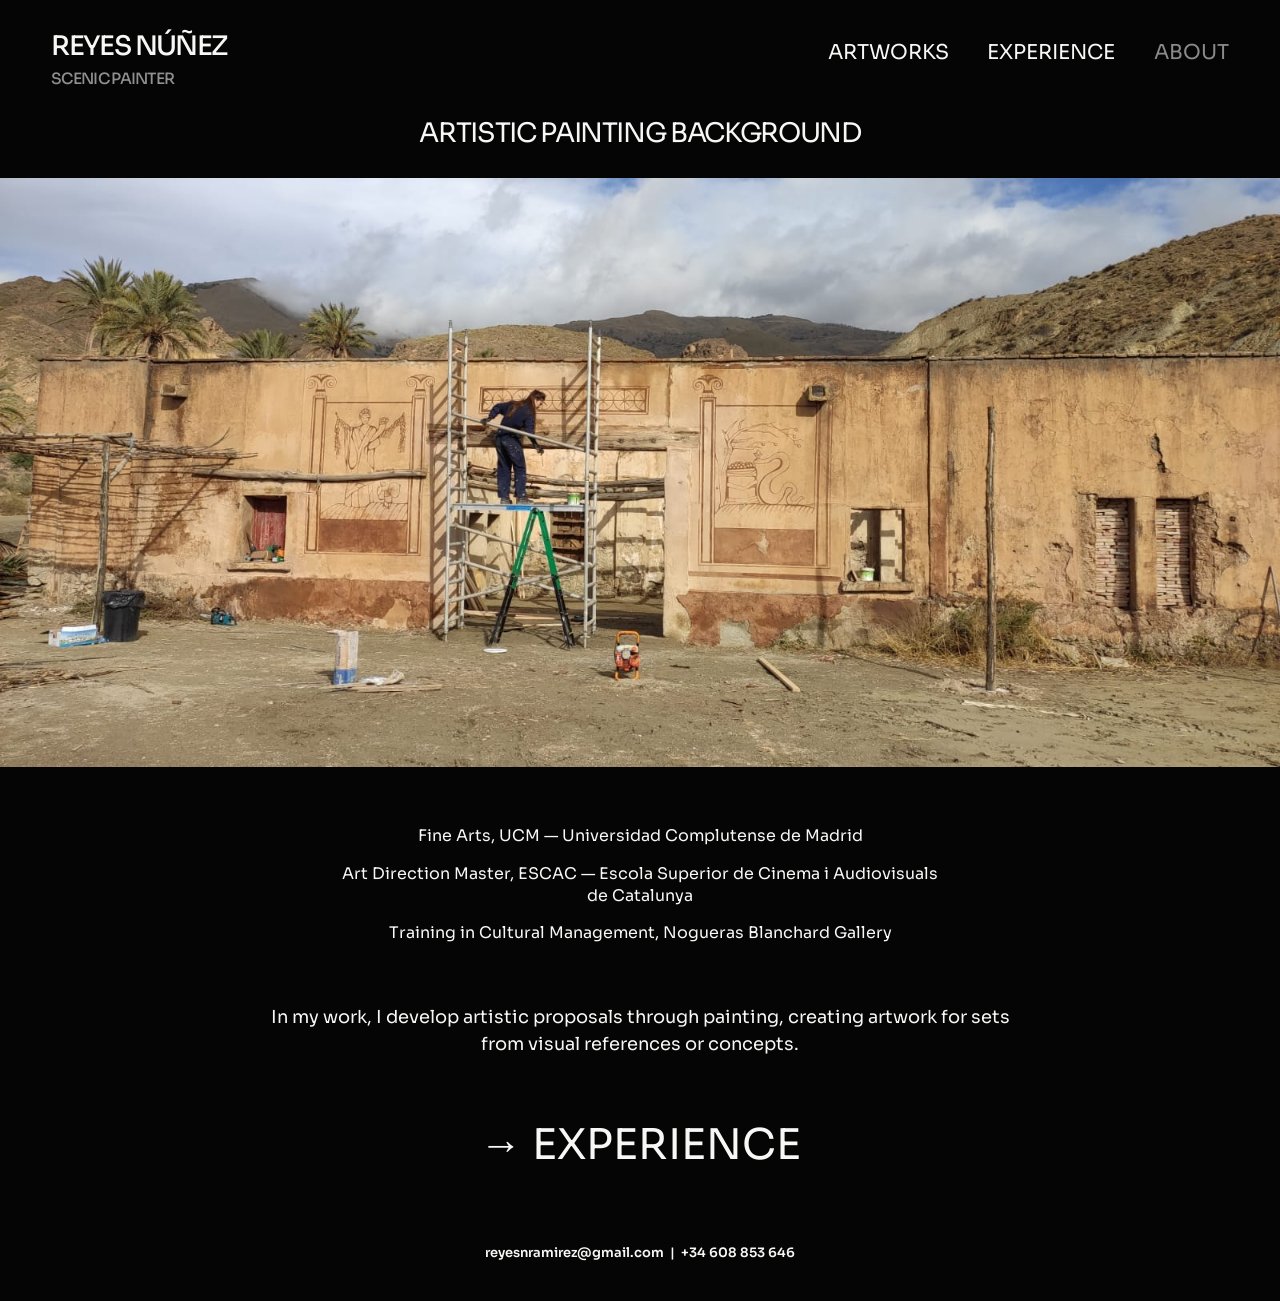
<file: about.html>
<!doctype html><html lang="en"><head><meta charset="utf-8"><meta name="viewport" content="width=device-width,initial-scale=1"><title>About — Reyes Núñez</title><link rel="stylesheet" href="styles.css?v=31"></head><body><header class="site-header"><a class="brand" href="index.html">REYES NÚÑEZ<small>SCENIC PAINTER</small></a><nav class="nav"><div class="artworks"><button class="artworks-trigger">ARTWORKS</button><div class="artworks-menu"><a href="construction.html">Construction</a><a href="fine-arts.html">Fine Arts</a><a href="scenic.html">Scenic</a></div></div><a href="experience.html">EXPERIENCE</a><a href="about.html" aria-current="page">ABOUT</a></nav></header><main class="page"><section class="about"><h1>ARTISTIC PAINTING BACKGROUND</h1><img src="about-img-20221215-wa0018-13f0886d.jpg" alt="Reyes Núñez at work on a scenic painting"><div class="education"><p>Fine Arts, UCM — Universidad Complutense de Madrid</p><p>Art Direction Master, ESCAC — Escola Superior de Cinema i Audiovisuals de Catalunya</p><p>Training in Cultural Management, Nogueras Blanchard Gallery</p></div><p class="bio">In my work, I develop artistic proposals through painting, creating artwork for sets from visual references or concepts.</p><a class="experience-link" href="experience.html">→ EXPERIENCE</a></section></main><footer class="footer"><p>reyesnramirez@gmail.com &nbsp;|&nbsp; +34 608 853 646</p></footer><script src="site.js?v=40"></script></body></html>
</file>
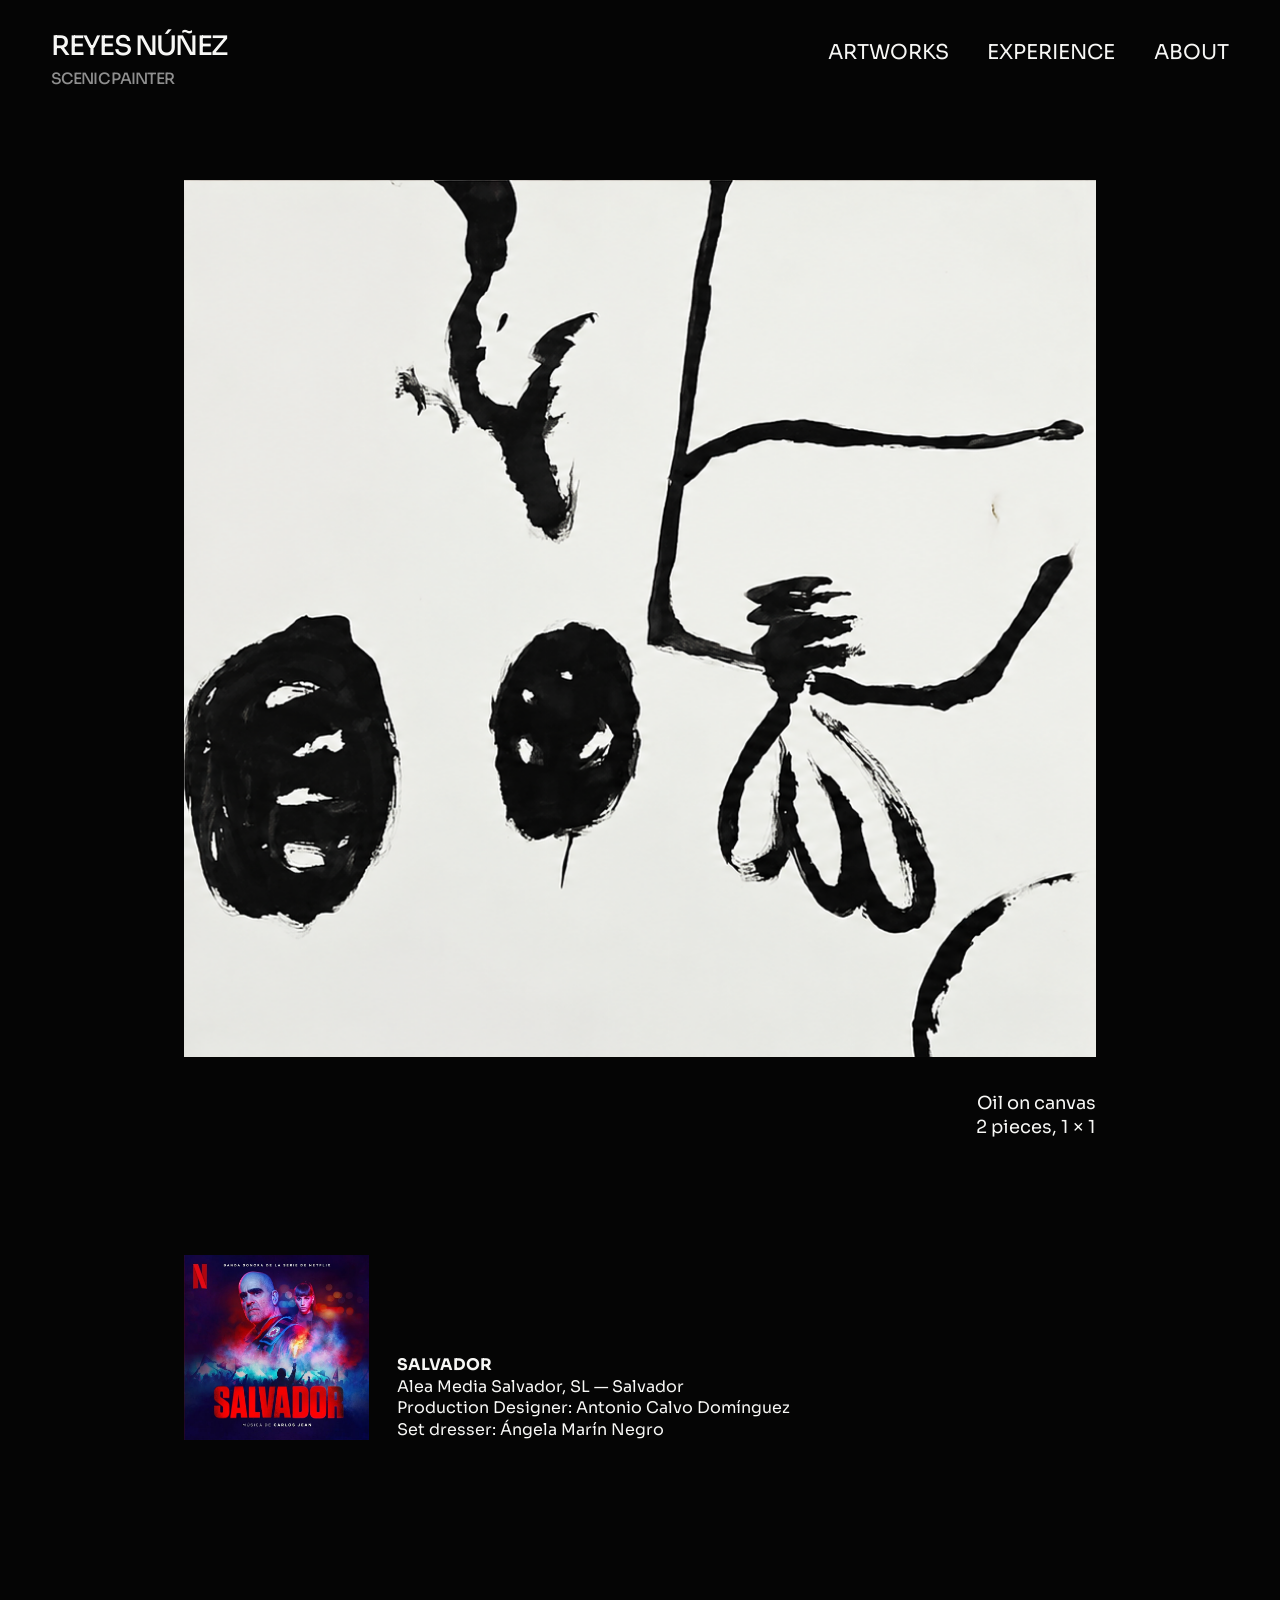
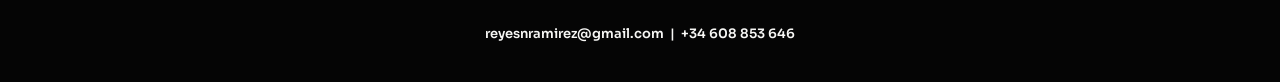
<file: artwork.html>
<!doctype html><html lang="en"><head><meta charset="utf-8"><meta name="viewport" content="width=device-width,initial-scale=1"><title>Artwork — Reyes Núñez</title><link rel="stylesheet" href="styles.css?v=31"></head><body><header class="site-header"><a class="brand" href="index.html">REYES NÚÑEZ<small>SCENIC PAINTER</small></a><nav class="nav"><div class="artworks"><button class="artworks-trigger" aria-current="page">ARTWORKS</button><div class="artworks-menu"><a href="construction.html">Construction</a><a href="fine-arts.html">Fine Arts</a><a href="scenic.html">Scenic</a></div></div><a href="experience.html">EXPERIENCE</a><a href="about.html">ABOUT</a></nav></header><main class="artwork-page" data-artwork-detail><div class="artwork-layout"><img class="artwork-image"><section class="artwork-info"></section></div><section class="artwork-context"><img src="context-nudes-poster-8865d8e9.jpg" alt="Nudes film poster"><p><strong>NUDES</strong><br>Production design context.<br><br><img src="context-nudes-still-fbff4bd6.jpg" alt="Artwork on set"></p></section></main><footer class="footer"><p>reyesnramirez@gmail.com &nbsp;|&nbsp; +34 608 853 646</p></footer><script src="site.js?v=45"></script></body></html>
</file>
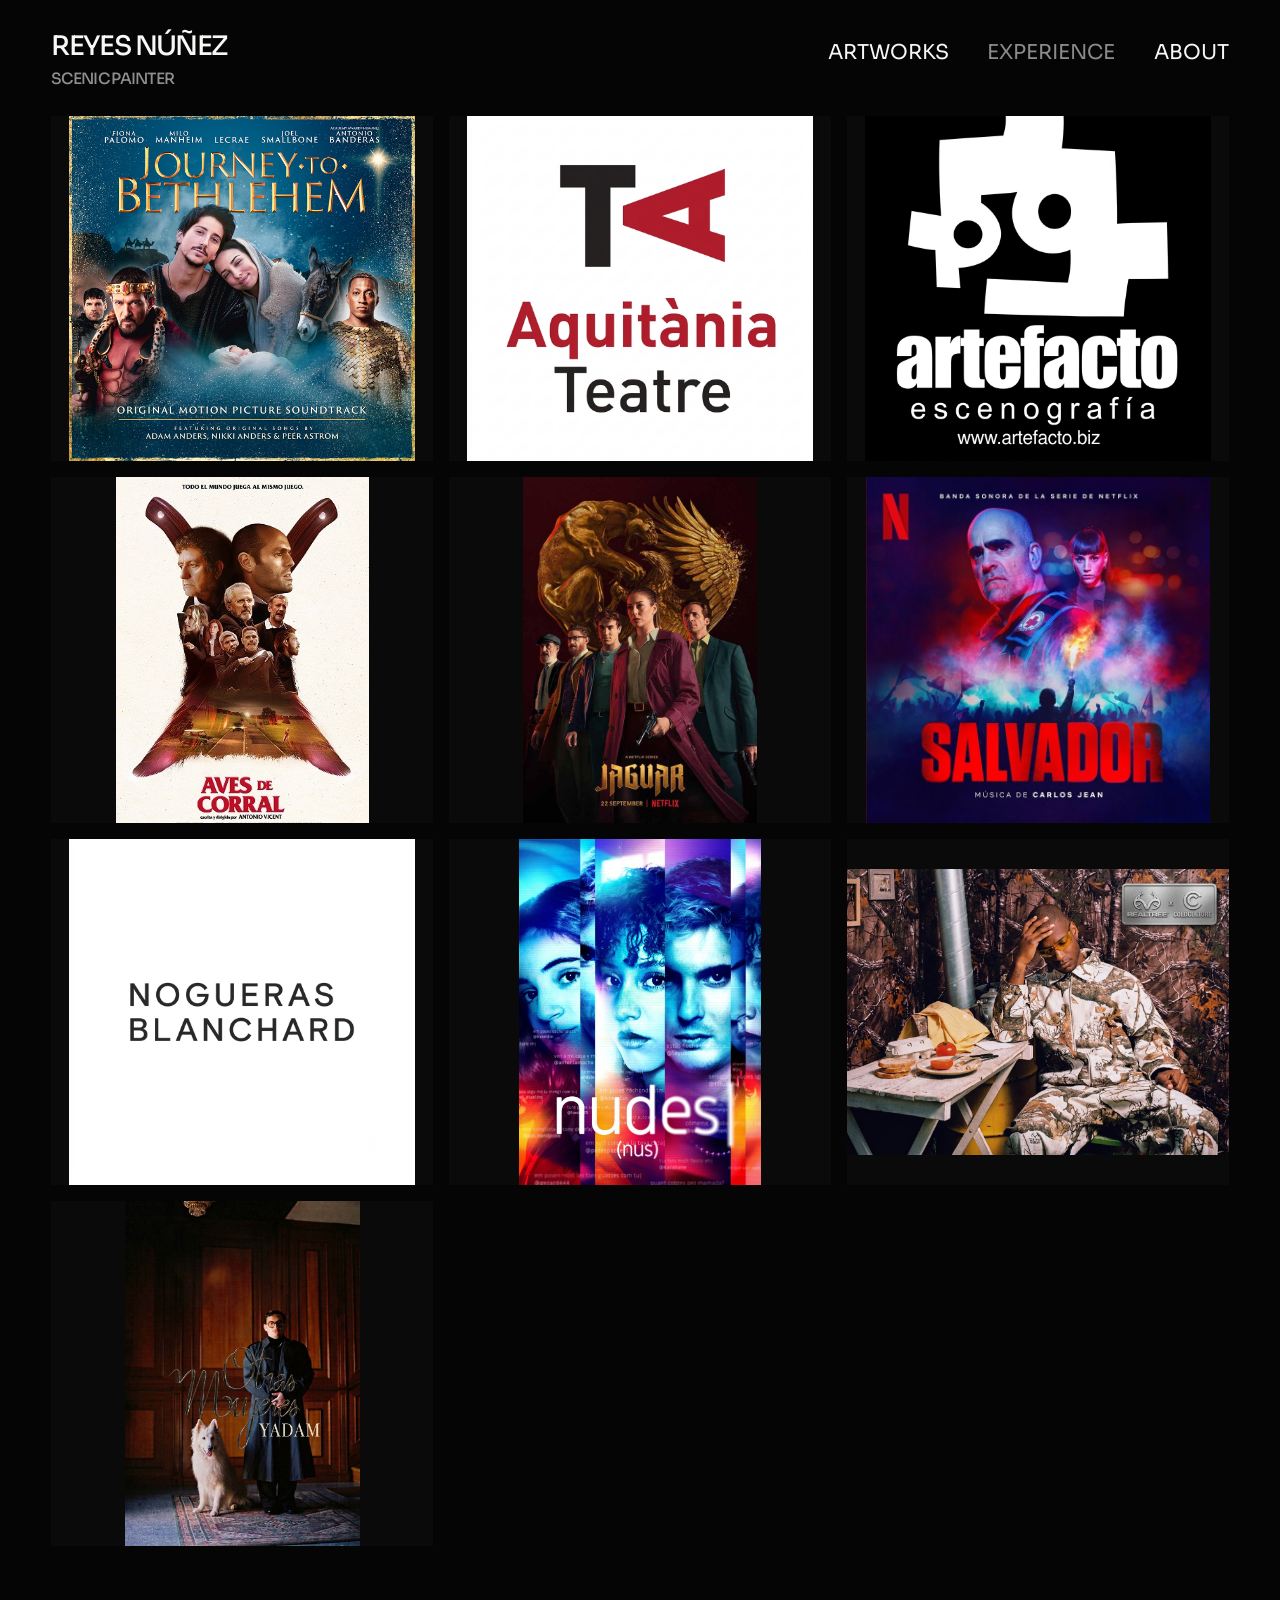
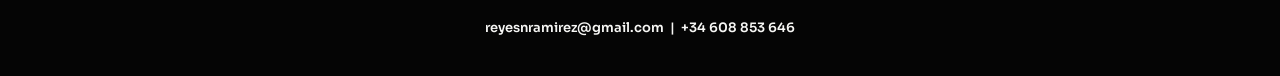
<file: experience.html>
<!doctype html><html lang="en"><head><meta charset="utf-8"><meta name="viewport" content="width=device-width,initial-scale=1"><title>Experience — Reyes Núñez</title><link rel="stylesheet" href="styles.css?v=31"></head><body><header class="site-header"><a class="brand" href="index.html">REYES NÚÑEZ<small>SCENIC PAINTER</small></a><nav class="nav"><div class="artworks"><button class="artworks-trigger">ARTWORKS</button><div class="artworks-menu"><a href="construction.html">Construction</a><a href="fine-arts.html">Fine Arts</a><a href="scenic.html">Scenic</a></div></div><a href="experience.html" aria-current="page">EXPERIENCE</a><a href="about.html">ABOUT</a></nav></header><main class="page"><section class="gallery gallery--experience" data-gallery="experience"></section></main><footer class="footer"><p>reyesnramirez@gmail.com &nbsp;|&nbsp; +34 608 853 646</p></footer><div class="lightbox"><img></div><script src="site.js?v=40"></script></body></html>
</file>
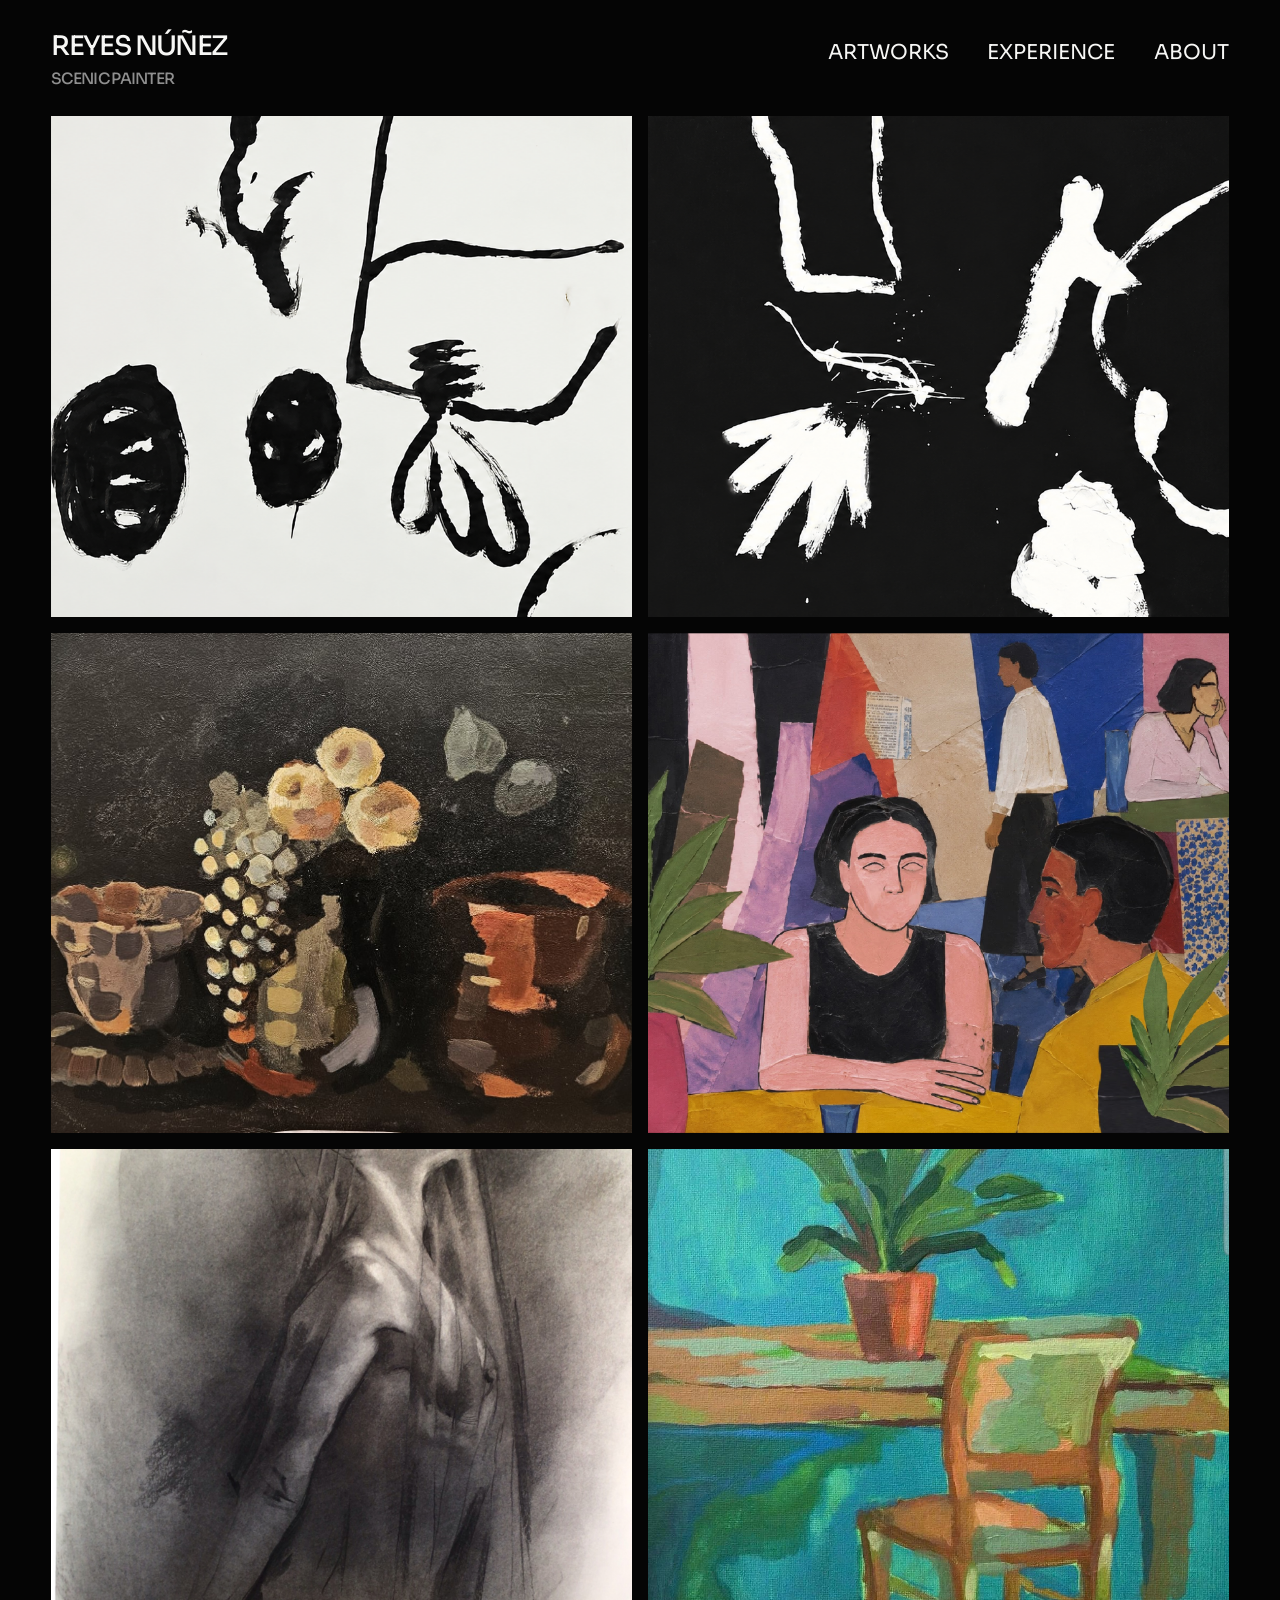
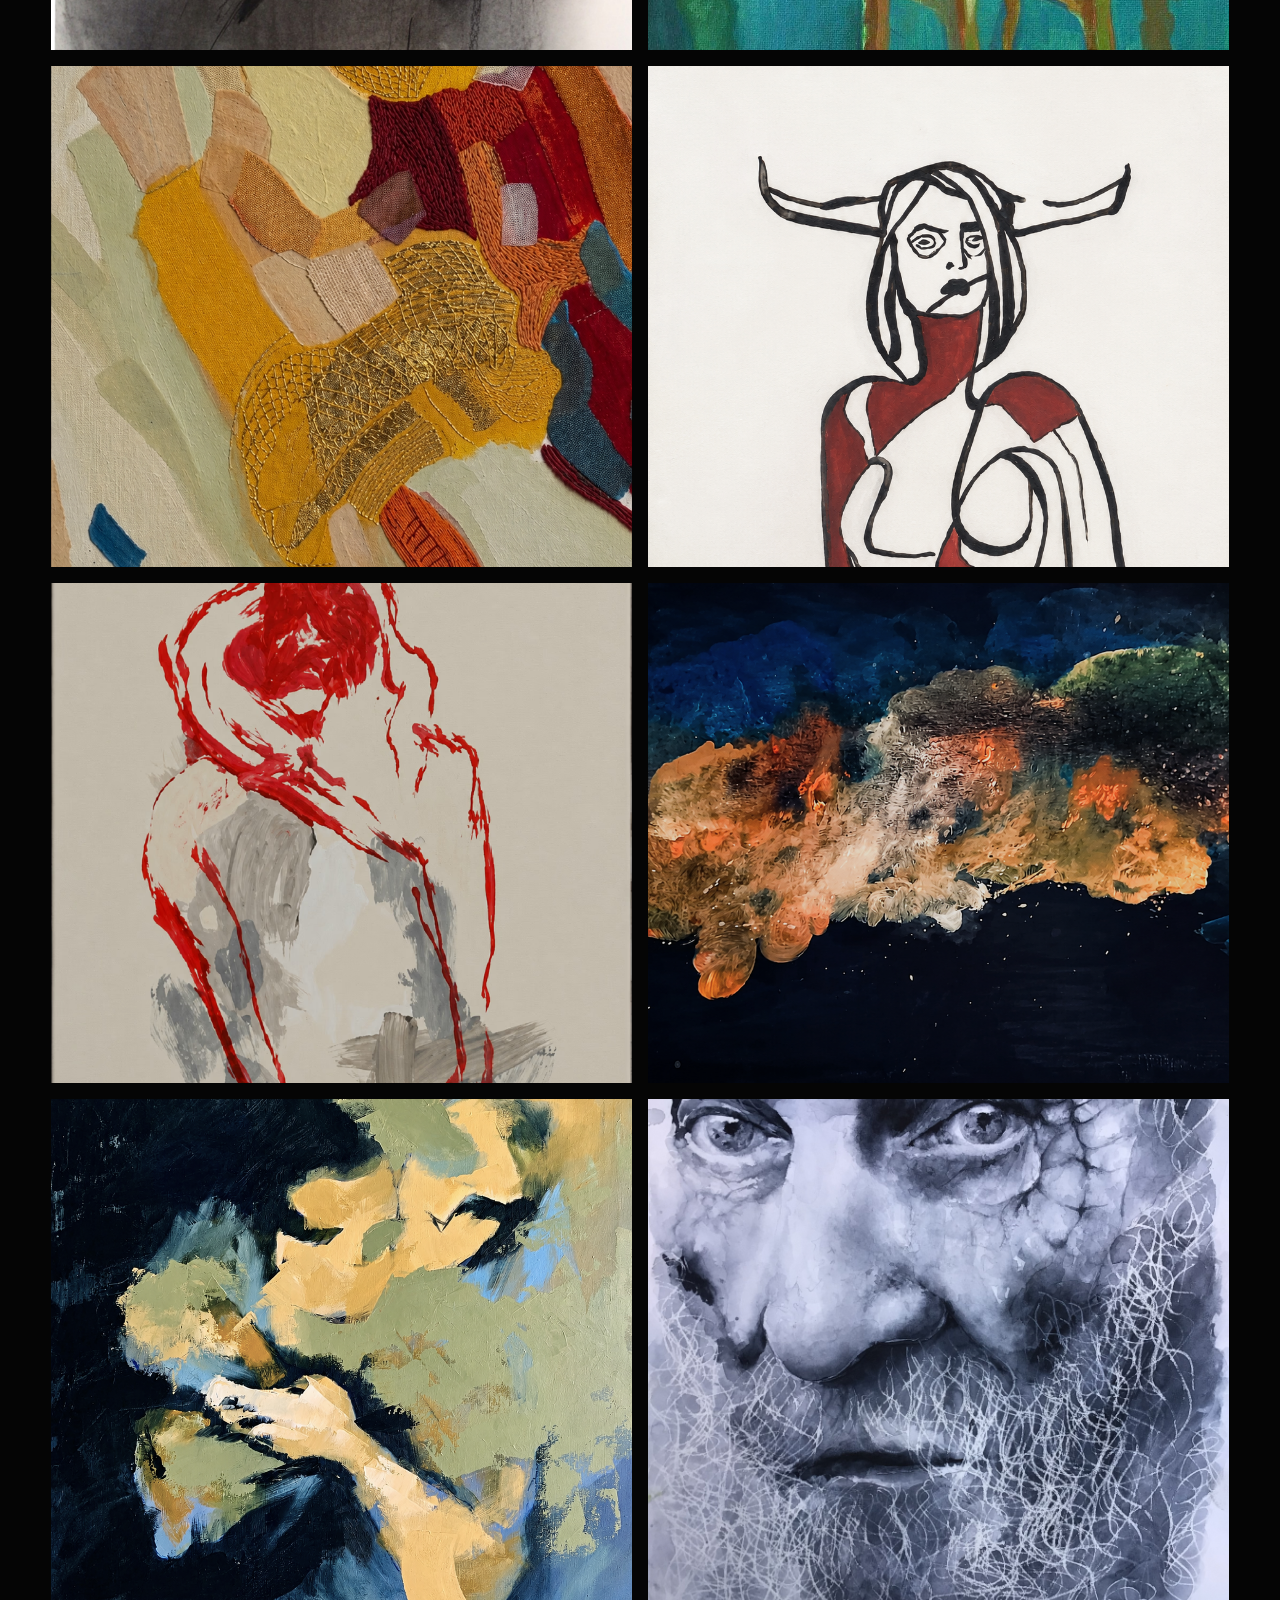
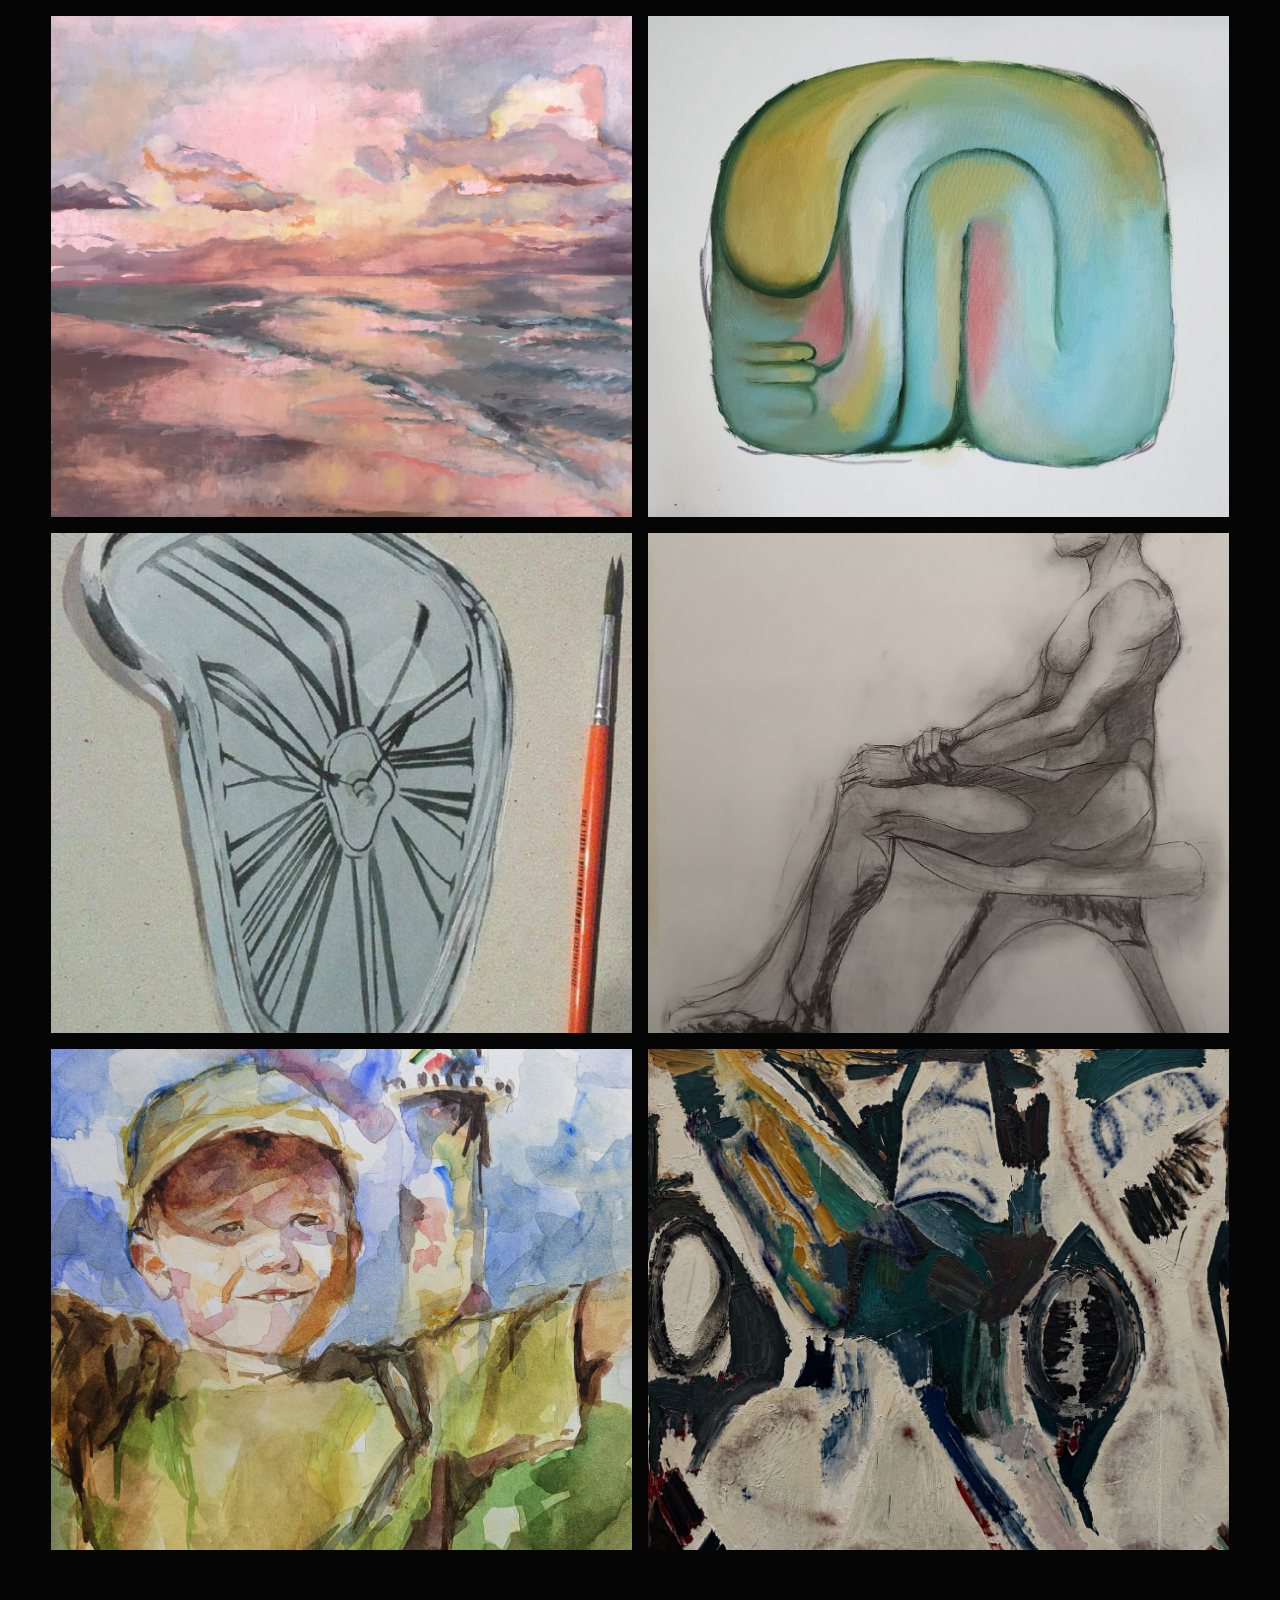
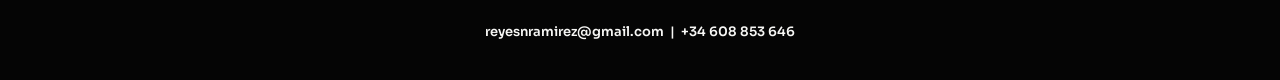
<file: fine-arts.html>
<!doctype html><html lang="en"><head><meta charset="utf-8"><meta name="viewport" content="width=device-width,initial-scale=1"><title>Fine Arts — Reyes Núñez</title><link rel="stylesheet" href="styles.css?v=56"></head><body><header class="site-header"><a class="brand" href="index.html">REYES NÚÑEZ<small>SCENIC PAINTER</small></a><nav class="nav"><div class="artworks"><button class="artworks-trigger" aria-current="page">ARTWORKS</button><div class="artworks-menu"><a href="construction.html">Construction</a><a href="fine-arts.html">Fine Arts</a><a href="scenic.html">Scenic</a></div></div><a href="experience.html">EXPERIENCE</a><a href="about.html">ABOUT</a></nav></header><main class="page"><section class="gallery gallery--fine" data-gallery="fine-arts"></section></main><footer class="footer"><p>reyesnramirez@gmail.com &nbsp;|&nbsp; +34 608 853 646</p></footer><div class="lightbox"><img></div><script src="site.js?v=45"></script></body></html>
</file>
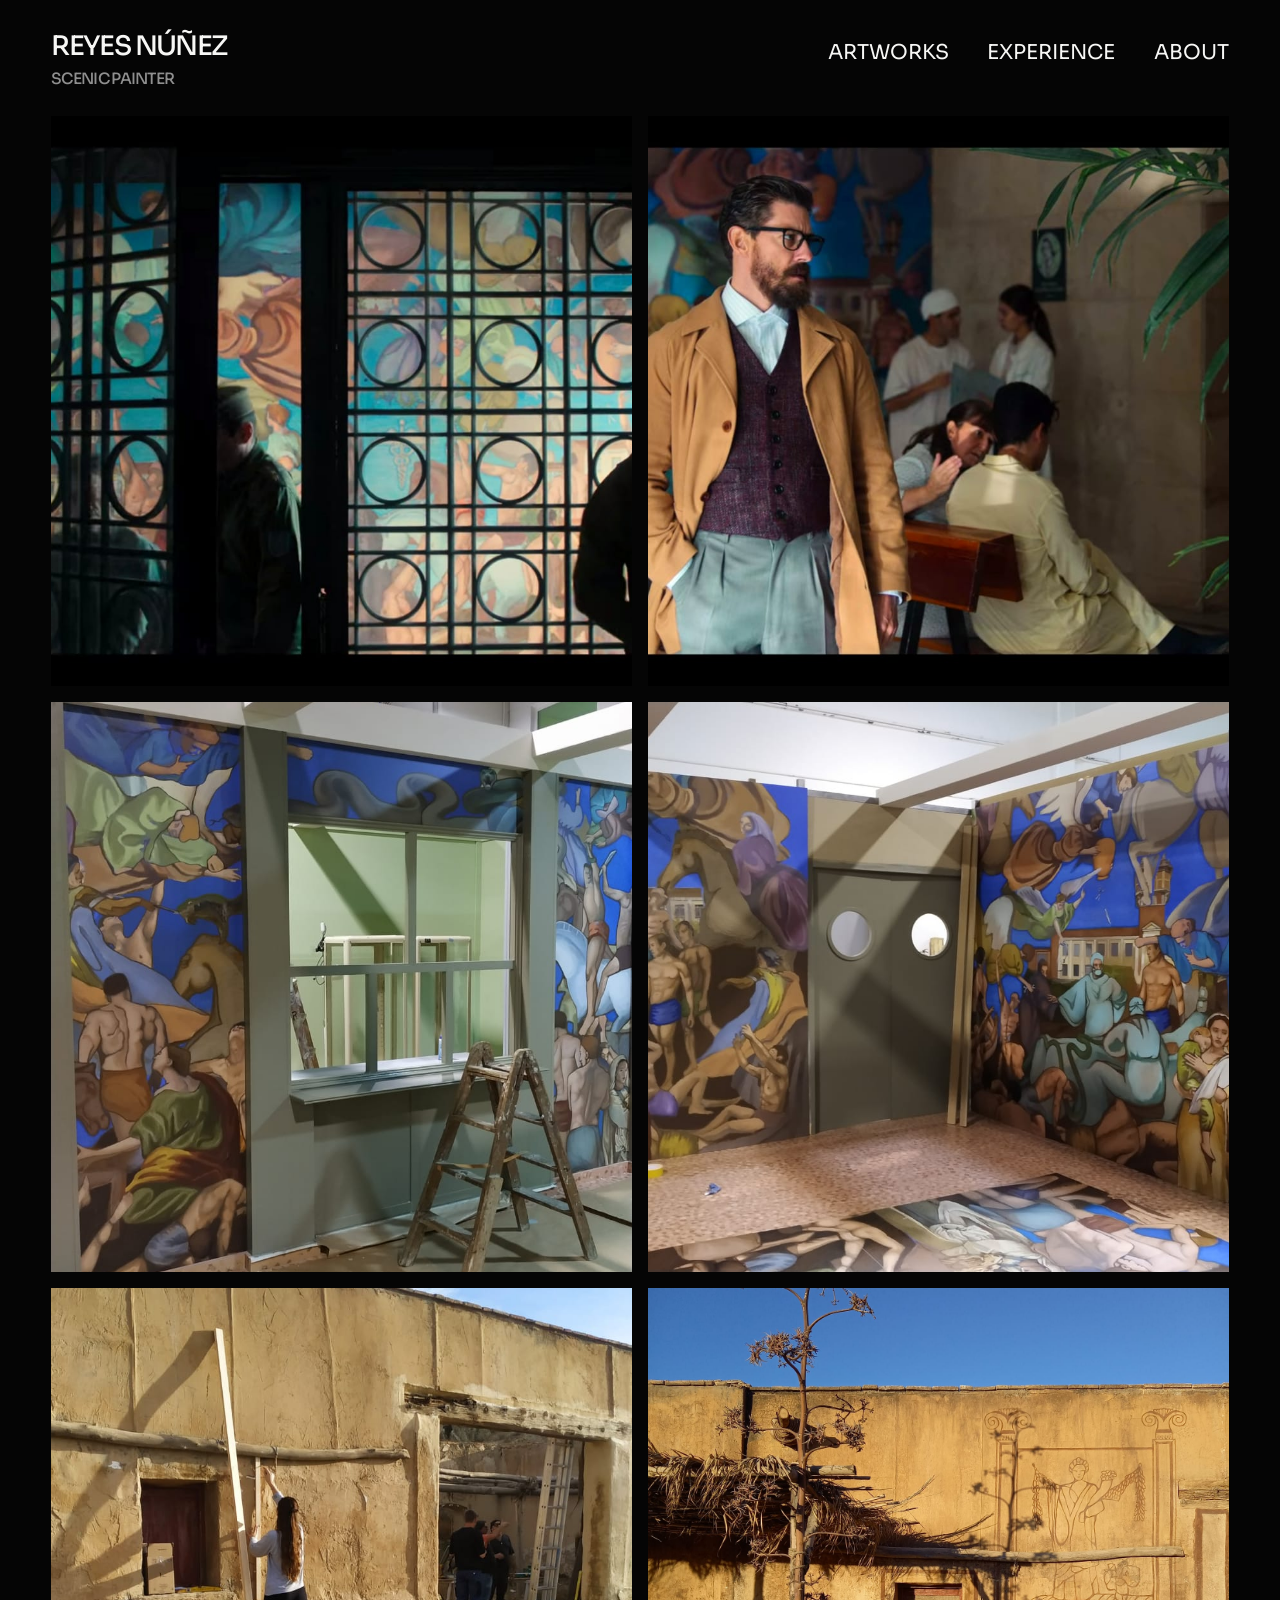
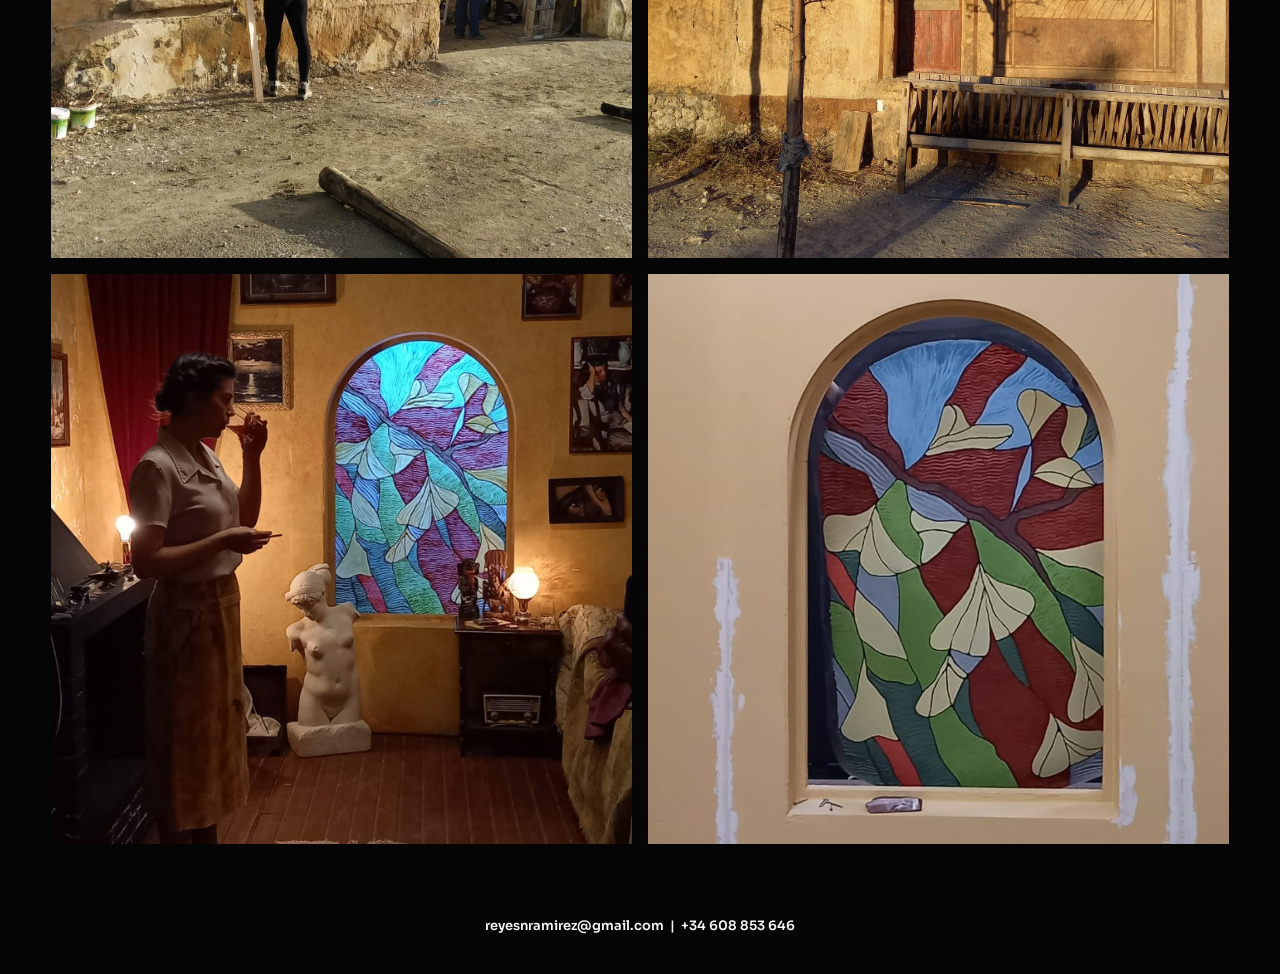
<file: murals.html>
<!doctype html><html lang="en"><head><meta charset="utf-8"><meta name="viewport" content="width=device-width,initial-scale=1"><title>Murals — Reyes Núñez</title><link rel="stylesheet" href="styles.css?v=31"></head><body><header class="site-header"><a class="brand" href="index.html">REYES NÚÑEZ<small>SCENIC PAINTER</small></a><nav class="nav"><div class="artworks"><button class="artworks-trigger" aria-current="page">ARTWORKS</button><div class="artworks-menu"><a href="construction.html">Construction</a><a href="fine-arts.html">Fine Arts</a><a href="scenic.html">Scenic</a></div></div><a href="experience.html">EXPERIENCE</a><a href="about.html">ABOUT</a></nav></header><main class="page"><section class="gallery gallery--work" data-gallery="murals"></section></main><footer class="footer"><p>reyesnramirez@gmail.com &nbsp;|&nbsp; +34 608 853 646</p></footer><div class="lightbox"><img></div><script src="site.js?v=40"></script></body></html>
</file>
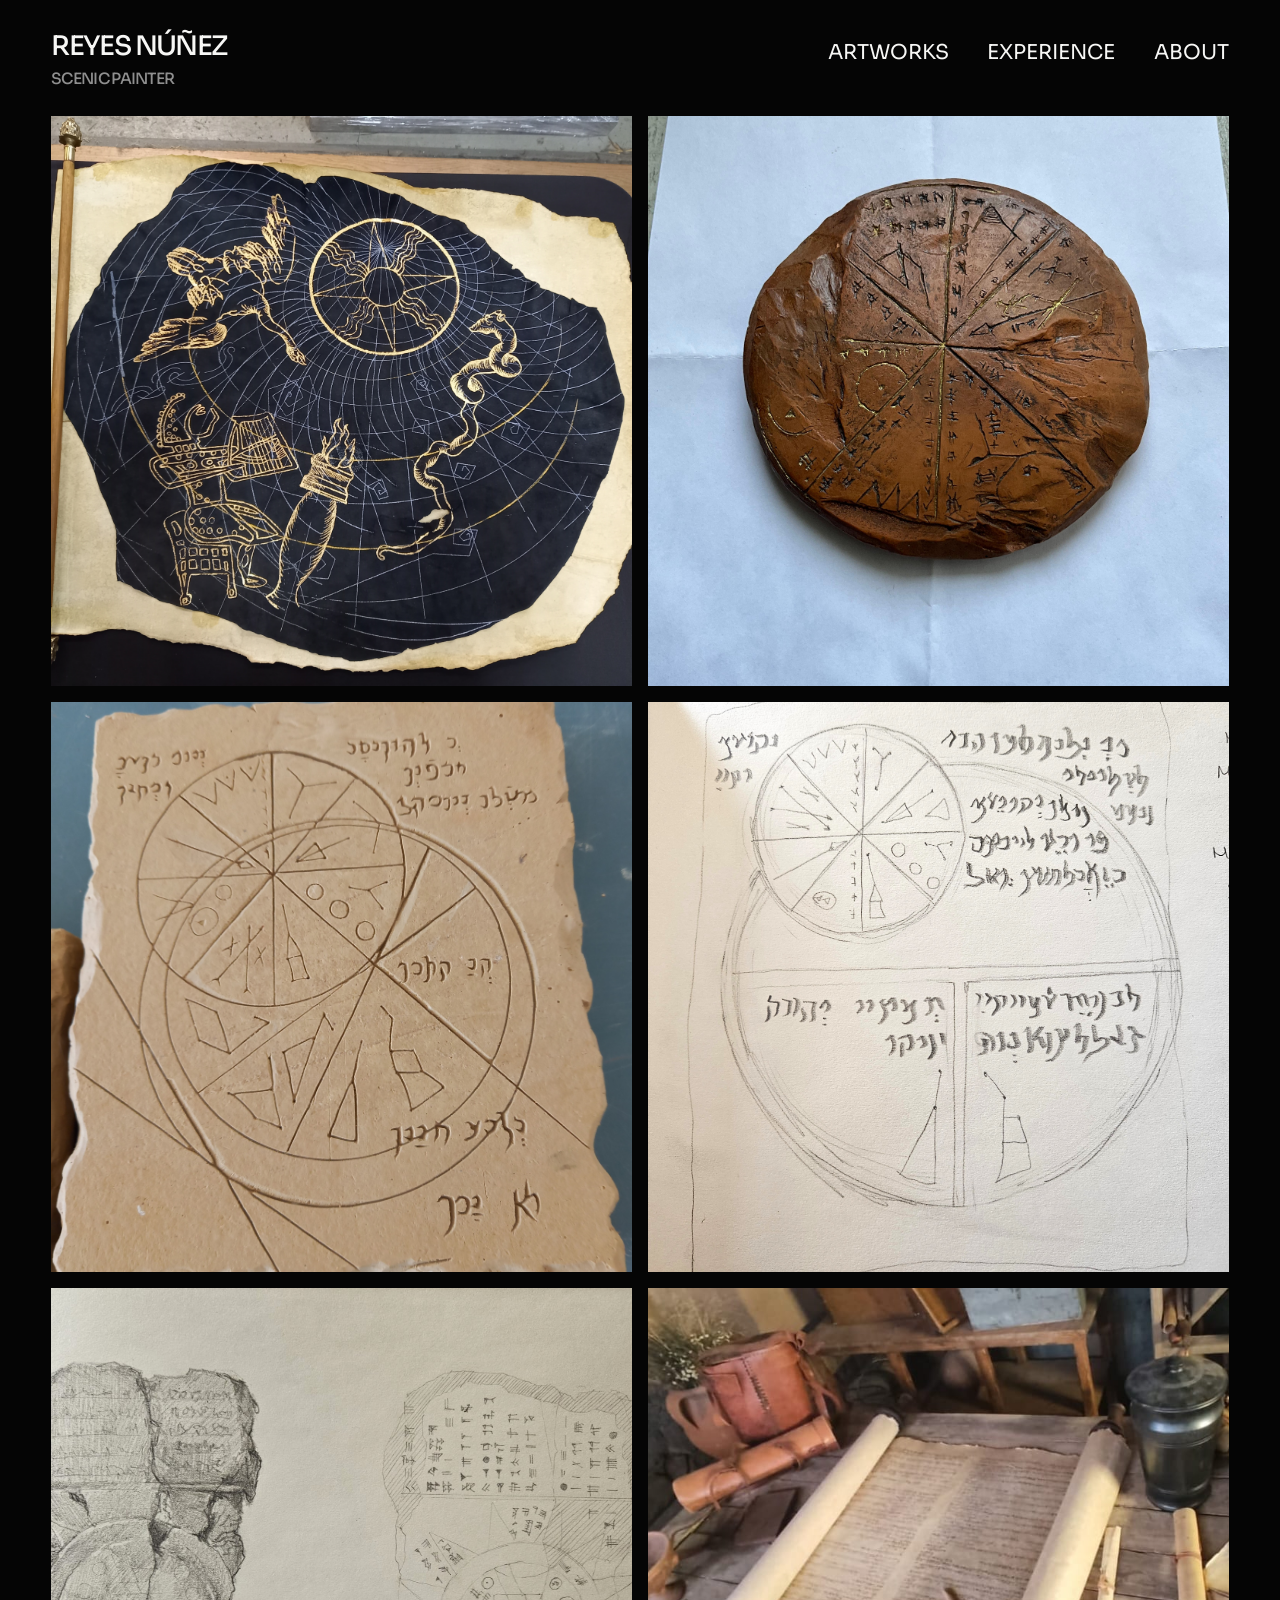
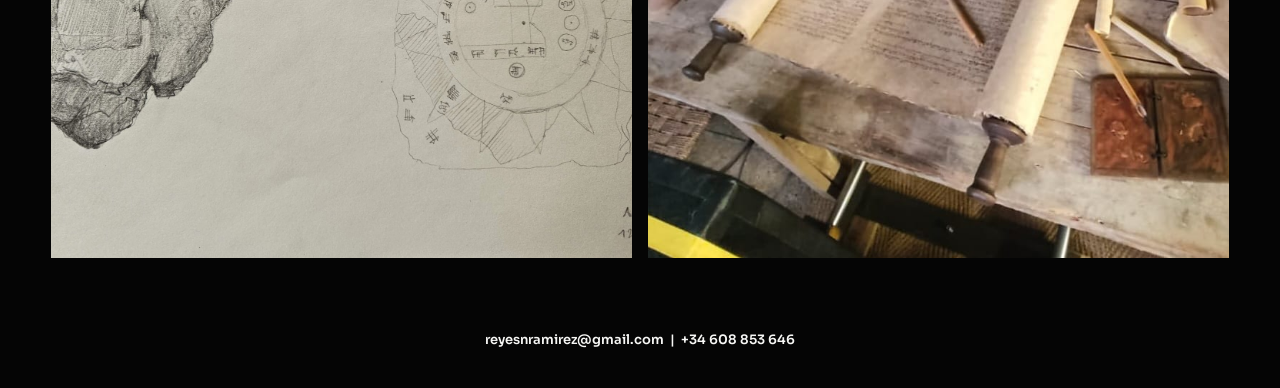
<file: props.html>
<!doctype html><html lang="en"><head><meta charset="utf-8"><meta name="viewport" content="width=device-width,initial-scale=1"><title>Props — Reyes Núñez</title><link rel="stylesheet" href="styles.css?v=31"></head><body><header class="site-header"><a class="brand" href="index.html">REYES NÚÑEZ<small>SCENIC PAINTER</small></a><nav class="nav"><div class="artworks"><button class="artworks-trigger" aria-current="page">ARTWORKS</button><div class="artworks-menu"><a href="construction.html">Construction</a><a href="fine-arts.html">Fine Arts</a><a href="scenic.html">Scenic</a></div></div><a href="experience.html">EXPERIENCE</a><a href="about.html">ABOUT</a></nav></header><main class="page"><section class="gallery gallery--work" data-gallery="props"></section></main><footer class="footer"><p>reyesnramirez@gmail.com &nbsp;|&nbsp; +34 608 853 646</p></footer><div class="lightbox"><img></div><script src="site.js?v=40"></script></body></html>
</file>
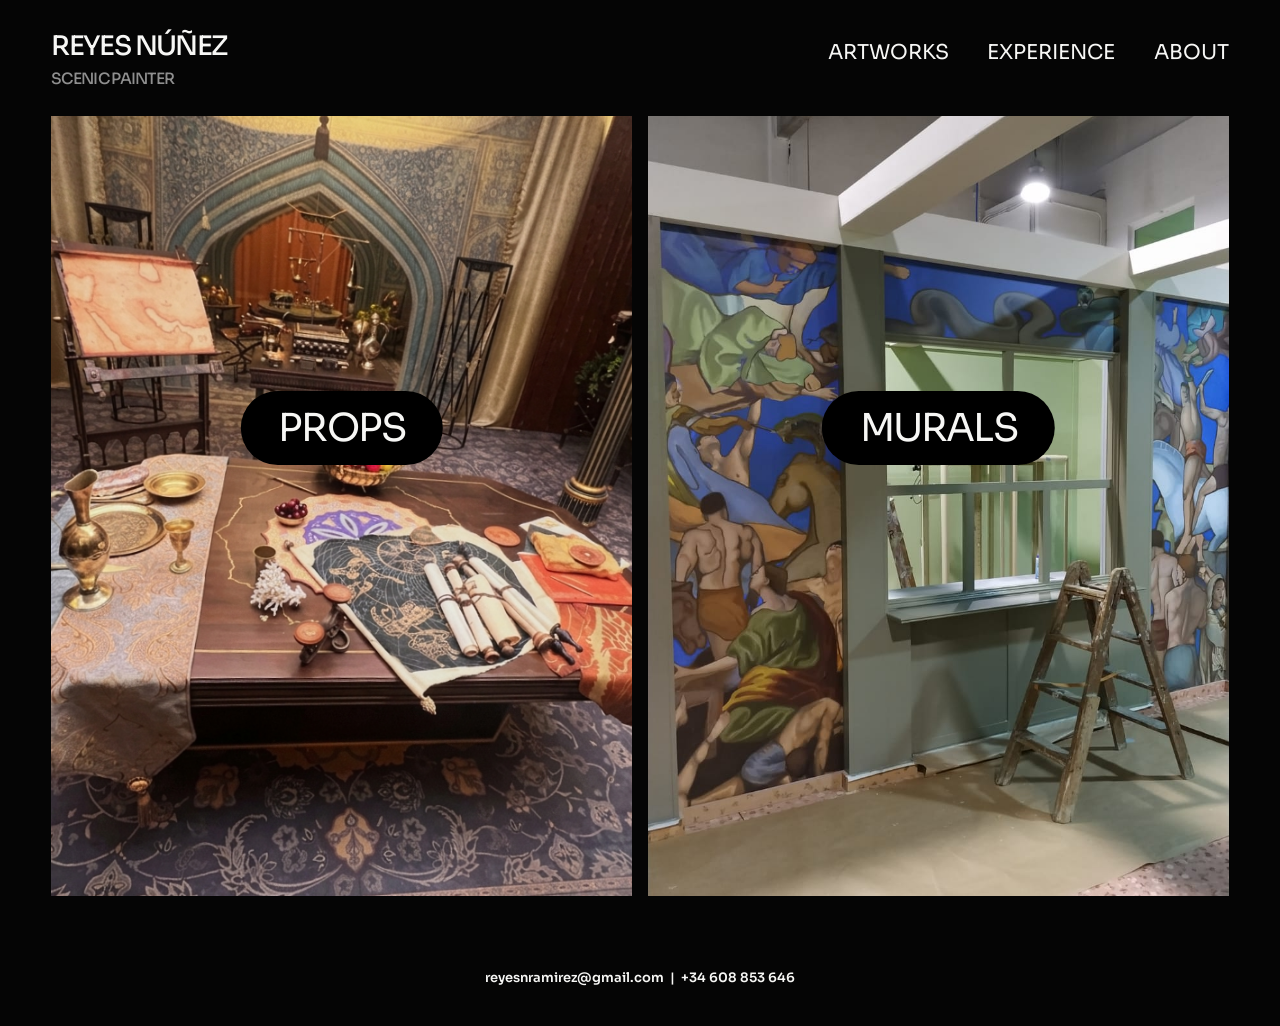
<file: scenic.html>
<!doctype html><html lang="en"><head><meta charset="utf-8"><meta name="viewport" content="width=device-width,initial-scale=1"><title>Scenic — Reyes Núñez</title><link rel="stylesheet" href="styles.css?v=31"></head><body><header class="site-header"><a class="brand" href="index.html">REYES NÚÑEZ<small>SCENIC PAINTER</small></a><nav class="nav"><div class="artworks"><button class="artworks-trigger" aria-current="page">ARTWORKS</button><div class="artworks-menu"><a href="construction.html">Construction</a><a href="fine-arts.html">Fine Arts</a><a href="scenic.html">Scenic</a></div></div><a href="experience.html">EXPERIENCE</a><a href="about.html">ABOUT</a></nav></header><main class="page"><section class="scenic-choice"><a href="props.html"><img src="scenic-gemini-generated-image-1ii8oe1ii8oe1ii8-96dabccb.png" alt="Props"><span>PROPS</span></a><a href="murals.html"><img src="scenic-whatsapp-image-2021-03-01-at-19-31-07-2-5772c81f.jpeg" alt="Murals"><span>MURALS</span></a></section></main><footer class="footer"><p>reyesnramirez@gmail.com &nbsp;|&nbsp; +34 608 853 646</p></footer><script src="site.js?v=40"></script></body></html>
</file>
<file: styles.css>
@import url('https://fonts.googleapis.com/css2?family=Sora:wght@400;500;600&display=swap');

:root { color-scheme: dark; --black:#050505; --white:#f7f7f5; --gap:clamp(10px,1.25vw,18px); }
* { box-sizing:border-box; }
html { background:var(--black); scroll-behavior:smooth; }
body { margin:0; background:var(--black); color:var(--white); font-family:Sora,Arial,sans-serif; }
a { color:inherit; text-decoration:none; }
img {
  cursor:url("data:image/svg+xml,%3Csvg xmlns='http://www.w3.org/2000/svg' width='28' height='28' viewBox='0 0 28 28'%3E%3Ccircle cx='14' cy='14' r='8' fill='none' stroke='white' stroke-width='1.5'/%3E%3C/svg%3E") 14 14, auto;
}
.site-header { display:flex; align-items:flex-start; justify-content:space-between; gap:24px; padding:32px clamp(20px,4vw,56px) 28px; }
.brand { font-size:clamp(18px,2.1vw,29px); line-height:1.08; letter-spacing:-.06em; font-weight:500; }
.brand small { display:block; margin-top:10px; color:#8f8f8f; font-size:.58em; letter-spacing:-.045em; }
.brand .brand-specialty { margin-top:10px; color:var(--white); font-size:1em; letter-spacing:-.06em; }
.nav { display:flex; align-items:flex-start; gap:clamp(18px,3vw,54px); font-size:clamp(14px,1.6vw,22px); font-weight:400; padding-top:7px; }
.nav a, .artworks-trigger { white-space:nowrap; cursor:pointer; border:0; background:transparent; color:inherit; padding:0; font:inherit; text-transform:uppercase; }
.artworks { position:relative; z-index:5; }
.artworks-menu { display:none; position:absolute; right:0; top:calc(100% + 10px); width:max-content; min-width:100%; padding:.7em 0; background:#111; border:1px solid #292929; }
.artworks:hover .artworks-menu, .artworks:focus-within .artworks-menu, .artworks.is-open .artworks-menu { display:grid; gap:.55em; }
.artworks-menu a { padding:0 .85em; font-size:.68em; }
.mobile-toggle { display:none; }
.nav a:hover, .nav a[aria-current='page'], .artworks-trigger:hover { opacity:.55; }
.page { padding:0 clamp(20px,4vw,56px) 38px; }
.home-page .page { padding-left:0; padding-right:0; }
.home-grid { display:grid; gap:3px; }
.home-card { display:block; position:relative; height:min(62vw,800px); min-height:420px; overflow:hidden; }
.home-card img { display:block; width:100%; height:100%; object-fit:cover; object-position:center center; transition:transform .45s ease; }
.home-card:hover img { transform:scale(1.025); }
.home-card h1 { position:absolute; bottom:8%; right:3.5%; margin:0; font-size:clamp(28px,3.8vw,56px); letter-spacing:-.06em; font-weight:400; }
.home-card--scenic img { object-position:center 30%; }
.home-page .brand { display:flex; flex-wrap:wrap; align-items:baseline; column-gap:34px; }
.home-page .brand small { display:inline; margin:0; color:#8f8f8f; font-size:.76em; }
.home-page .brand em { flex-basis:100%; margin-top:9px; color:var(--white); font-size:.52em; font-style:normal; letter-spacing:-.03em; }
.page-title { font-size:clamp(24px,4vw,48px); font-weight:400; letter-spacing:-.06em; margin:16px 0 28px; text-transform:uppercase; }
.gallery { display:grid; grid-template-columns:repeat(2,minmax(0,1fr)); gap:var(--gap); }
.gallery button { display:block; border:0; background:transparent; padding:0; cursor:zoom-in; }
.gallery img { width:100%; height:100%; max-height:570px; display:block; object-fit:cover; }
.gallery--fine img { aspect-ratio:1.16 / 1; }
.gallery--fine a:nth-child(8) img { object-position:center top; }
.gallery--work img { aspect-ratio:1 / 1; }
.gallery--work[data-gallery="construction"] button:nth-child(2) img { object-position:left center; }
.gallery--experience { grid-template-columns:repeat(3,minmax(0,1fr)); grid-auto-rows:clamp(240px,27vw,430px); align-items:stretch; }
.gallery--experience img { width:100%; height:100%; max-height:none; aspect-ratio:auto; object-fit:contain; background:#0a0a0a; }
.scenic-choice { display:grid; grid-template-columns:repeat(2,1fr); gap:var(--gap); }
.scenic-choice a { position:relative; min-height:min(62vw,780px); overflow:hidden; }
.scenic-choice img { width:100%; height:100%; position:absolute; object-fit:cover; }
.scenic-choice span { position:absolute; top:40%; left:50%; transform:translate(-50%,-50%); padding:13px 38px; border-radius:999px; background:#000; font-size:clamp(22px,3vw,44px); letter-spacing:-.05em; }
.about { max-width:1200px; margin:0 auto; text-align:center; }
.about h1 { font-size:clamp(18px,2.1vw,29px); font-weight:400; margin:0 0 28px; letter-spacing:-.05em; }
.about img { display:block; width:100vw; max-width:none; height:auto; margin-left:calc(50% - 50vw); object-fit:contain; }
.about .bio { max-width:760px; margin:60px auto; font-size:clamp(15px,1.4vw,20px); line-height:1.5; }
.about .education { max-width:620px; margin:58px auto; line-height:1.35; }
.about .experience-link { font-size:clamp(27px,3.3vw,46px); }
.footer { padding:30px 20px 35px; text-align:center; font-size:13px; font-weight:600; }
.footer p { margin:5px; }
.lightbox { position:fixed; inset:0; z-index:10; display:none; align-items:center; justify-content:center; padding:32px; background:rgba(0,0,0,.91); cursor:zoom-out; }
.lightbox.is-open { display:flex; }
.lightbox img { max-width:100%; max-height:100%; object-fit:contain; }
.lightbox.is-gallery-crop img { width:min(88vw,80vh); height:min(88vw,80vh); object-fit:cover; }
.artwork-page { max-width:1040px; margin:0 auto; padding:64px clamp(24px,5vw,72px) 150px; }
.artwork-layout { display:block; }
.artwork-image { width:100%; max-height:none; object-fit:contain; display:block; background:#090909; }
.artwork-info { margin-top:34px; padding:0; font-size:clamp(16px,1.4vw,21px); line-height:1.35; text-align:right; }
.artwork-info h1 { display:none; }
.artwork-info p { margin:0; }
.artwork-context { margin-top:clamp(64px,9vw,130px); display:none; grid-template-columns:clamp(115px,18vw,185px) minmax(0,1fr); gap:28px; align-items:end; max-width:760px; }
.artwork-context.is-visible { display:grid; }
.artwork-context > img { width:100%; display:block; }
.artwork-context p { margin:0; font-size:clamp(13px,1.25vw,17px); line-height:1.35; }
.artwork-context p img { width:100%; margin-top:24px; display:block; }
@media (max-width:700px) { .artwork-page { padding:42px 28px 100px; } .artwork-info { margin-top:26px; } .artwork-context { grid-template-columns:124px 1fr; gap:18px; margin-top:64px; } }
@media (max-width:620px) { .site-header { padding:24px 20px; } .brand { font-size:19px; } .nav { gap:16px; font-size:8px; } .page { padding:0 20px 26px; } .gallery { gap:8px; } .gallery--experience { grid-template-columns:repeat(2,minmax(0,1fr)); grid-template-rows:repeat(5,200px); } .footer { font-size:10px; } .scenic-choice { gap:5px; } .scenic-choice a { min-height:82vw; } }





/* Home interaction and the Nudes project layout */
.home-page .site-header { position:sticky; top:0; z-index:30; background:var(--black); }
.home-page, .home-page a, .home-page button {
  cursor:url("data:image/svg+xml,%3Csvg xmlns='http://www.w3.org/2000/svg' width='28' height='28' viewBox='0 0 28 28'%3E%3Ccircle cx='14' cy='14' r='8' fill='none' stroke='white' stroke-width='1.5'/%3E%3C/svg%3E") 14 14, auto;
}
.artwork-context.is-nudes { display:block; max-width:none; }
.artwork-context.is-nudes .context-still { display:block; width:100%; margin-bottom:clamp(64px,9vw,120px); }
.artwork-context.is-nudes .context-credit { display:grid; grid-template-columns:clamp(115px,18vw,185px) minmax(0,1fr); gap:28px; align-items:end; max-width:760px; }
.artwork-context.is-nudes .context-credit img { width:100%; display:block; }
.artwork-context.is-nudes .context-credit p { margin:0; font-size:clamp(13px,1.25vw,17px); line-height:1.35; }
@media (max-width:700px) {
  .artwork-context.is-nudes .context-credit { grid-template-columns:124px 1fr; gap:18px; }
}



/* Home: only the name and discipline stay visible while scrolling */
.home-page .site-header { position:relative; z-index:2; min-height:160px; background:transparent; }
.home-page .brand { position:fixed; top:32px; left:clamp(20px,4vw,56px); z-index:40; }
.home-page .home-tagline { position:absolute; left:clamp(20px,4vw,56px); top:92px; color:var(--white); font-size:clamp(18px,2.1vw,29px); font-weight:400; line-height:1.08; letter-spacing:-.06em; }
@media (max-width:620px) {
  .home-card { height:min(31vw,400px); min-height:210px; }
  .home-page .site-header { min-height:112px; }
  .home-page .brand { top:24px; left:20px; column-gap:8px; }
  .home-page .brand small { font-size:.7em; }
  .home-page .home-tagline { top:58px; left:20px; font-size:13px; max-width:360px; }
}


/* Keep the Home navigation in its original right-aligned position */
.home-page .site-header { justify-content:flex-end; }
.home-page .nav { margin-left:auto; }

/* Mobile navigation: two-line button and dropdown */
@media (max-width:620px) {
  .site-header { position:relative; }
  .mobile-toggle {
    display:flex;
    flex-direction:column;
    justify-content:center;
    gap:6px;
    width:30px;
    height:26px;
    margin-left:auto;
    padding:0;
    border:0;
    background:transparent;
    color:inherit;
    cursor:pointer;
    z-index:51;
  }
  .mobile-toggle span { display:block; width:26px; height:1px; background:currentColor; transition:transform .2s ease; }
  .site-header.is-menu-open .mobile-toggle span:first-child { transform:translateY(3.5px) rotate(45deg); }
  .site-header.is-menu-open .mobile-toggle span:last-child { transform:translateY(-3.5px) rotate(-45deg); }
  .site-header .nav {
    display:none;
    position:absolute;
    top:68px;
    right:20px;
    z-index:50;
    min-width:178px;
    padding:20px;
    border:1px solid #292929;
    background:#111;
    flex-direction:column;
    align-items:flex-end;
    gap:18px;
    font-size:11px;
  }
  .site-header.is-menu-open .nav { display:flex; }
  .site-header .artworks-menu {
    position:static;
    display:none;
    width:auto;
    min-width:0;
    padding:10px 0 0;
    border:0;
    background:transparent;
    text-align:right;
  }
  .site-header .artworks.is-open .artworks-menu { display:grid; gap:10px; }
  .site-header .artworks-menu a { padding:0; font-size:.82em; }
  .home-page .nav { margin-left:0; }
  .scenic-choice { grid-template-columns:1fr; }
  .scenic-choice a { min-height:100vw; }
}

/* Mobile contact speed dial */
.contact-dial { display:none; }
@media (max-width:620px) {
  .contact-dial { display:block; position:fixed; right:20px; bottom:24px; z-index:90; }
  .contact-dial-backdrop { display:none; position:fixed; inset:0; width:100%; height:100%; padding:0; border:0; background:rgba(255,255,255,.88); }
  .contact-dial.is-open .contact-dial-backdrop { display:block; }
  .contact-dial-actions { position:absolute; right:0; bottom:76px; display:flex; flex-direction:column; gap:12px; pointer-events:none; opacity:0; transform:translateY(12px); transition:opacity .2s ease,transform .2s ease; }
  .contact-dial.is-open .contact-dial-actions { pointer-events:auto; opacity:1; transform:translateY(0); }
  .contact-dial-actions a,
  .contact-dial-toggle { display:flex; align-items:center; justify-content:center; width:60px; height:60px; padding:0; border:1px solid #333; border-radius:50%; background:#050505; color:#fff; box-shadow:0 5px 16px rgba(0,0,0,.28); }
  .contact-dial-actions svg { width:27px; height:27px; fill:currentColor; }
  .contact-dial-toggle { position:relative; cursor:pointer; }
  .contact-dial-toggle span { width:7px; height:7px; margin:0 3px; border-radius:50%; background:currentColor; transition:transform .2s ease,opacity .2s ease; }
  .contact-dial.is-open .contact-dial-toggle span:first-child { position:absolute; margin:0; width:31px; height:3px; border-radius:2px; transform:rotate(45deg); }
  .contact-dial.is-open .contact-dial-toggle span:nth-child(2) { opacity:0; }
  .contact-dial.is-open .contact-dial-toggle span:last-child { position:absolute; margin:0; width:31px; height:3px; border-radius:2px; transform:rotate(-45deg); }
}
</file>
